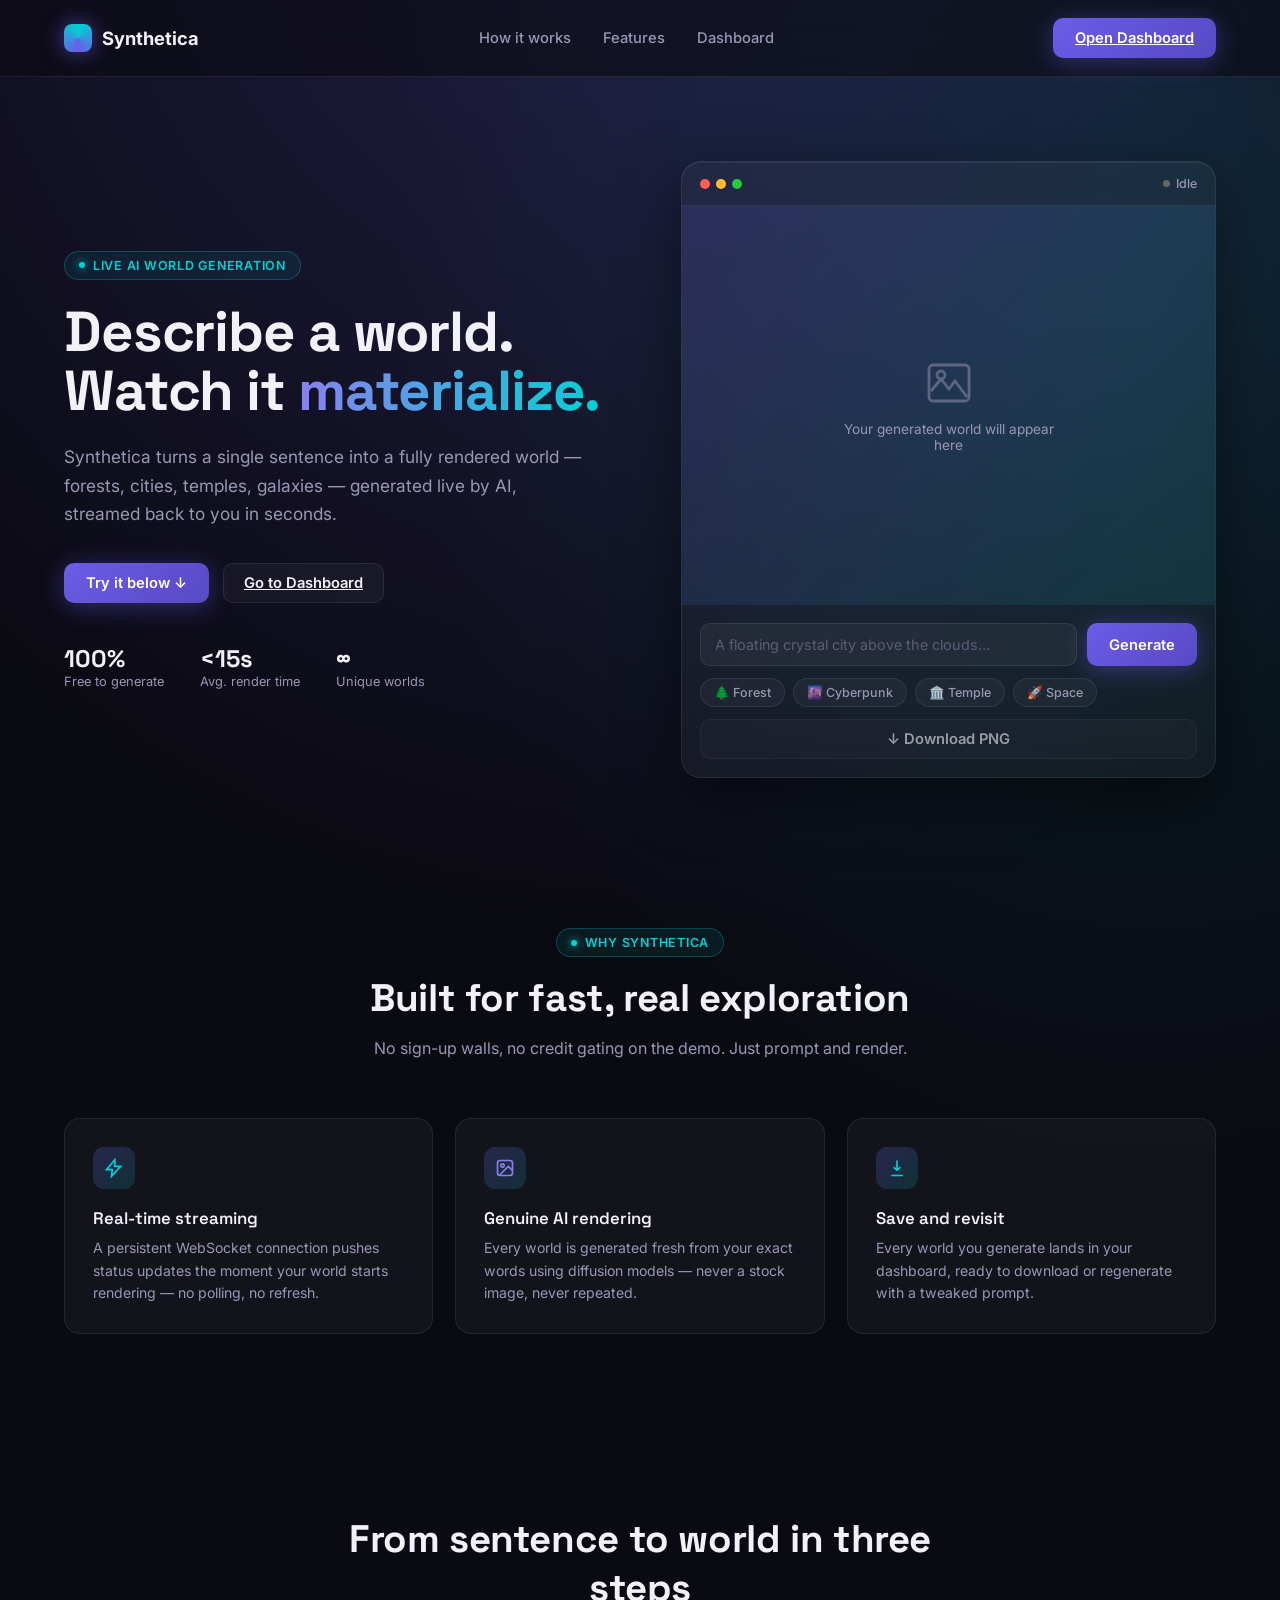
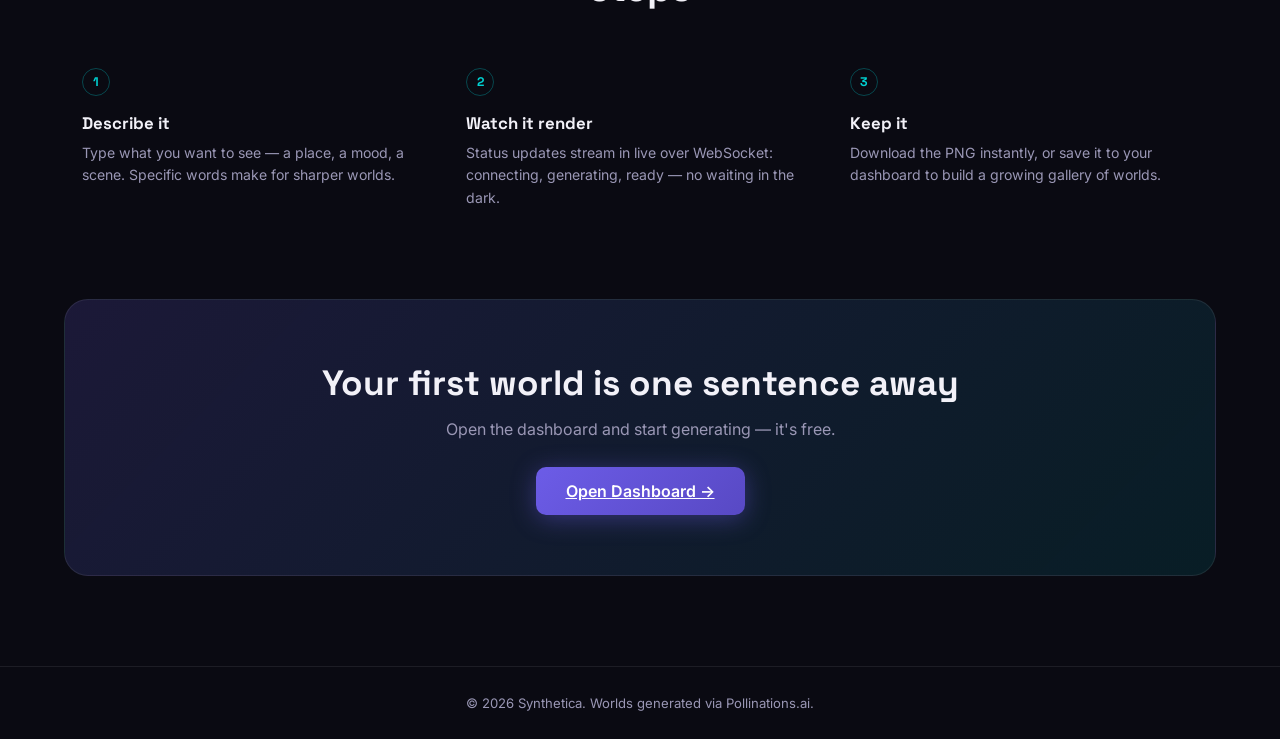
<file: index.html>
<!DOCTYPE html>
<html lang="en">
<head>
<meta charset="UTF-8" />
<meta name="viewport" content="width=device-width, initial-scale=1.0" />
<title>Synthetica — Generate Worlds From Words</title>
<meta name="description" content="Synthetica turns a sentence into a living world. Type a prompt, watch it materialize." />
<link rel="preconnect" href="https://fonts.googleapis.com">
<link rel="preconnect" href="https://fonts.gstatic.com" crossorigin>
<link href="https://fonts.googleapis.com/css2?family=Inter:wght@400;500;600;700;800&family=Space+Grotesk:wght@500;600;700&display=swap" rel="stylesheet">
<style>
  :root{
    --bg: #0a0a12;
    --bg-soft: #0f0f1a;
    --purple: #6C5CE7;
    --purple-soft: #8b7ff0;
    --cyan: #00D2D3;
    --text: #f2f1f8;
    --text-dim: #9a97b5;
    --border: rgba(255,255,255,0.08);
    --glass: rgba(255,255,255,0.04);
  }
  *{box-sizing:border-box;margin:0;padding:0;}
  html{scroll-behavior:smooth;}
  body{
    background: radial-gradient(ellipse 80% 50% at 50% -10%, rgba(108,92,231,0.25), transparent),
                radial-gradient(ellipse 60% 40% at 90% 10%, rgba(0,210,211,0.12), transparent),
                var(--bg);
    color: var(--text);
    font-family: 'Inter', sans-serif;
    min-height: 100vh;
    overflow-x: hidden;
  }
  .display{ font-family:'Space Grotesk', sans-serif; }

  /* nav */
  nav{
    position: sticky; top:0; z-index:50;
    display:flex; align-items:center; justify-content:space-between;
    padding: 18px 5vw;
    backdrop-filter: blur(16px);
    background: rgba(10,10,18,0.6);
    border-bottom: 1px solid var(--border);
  }
  .logo{ display:flex; align-items:center; gap:10px; font-weight:700; font-size:1.15rem; }
  .logo-mark{
    width:28px;height:28px;border-radius:8px;
    background: conic-gradient(from 180deg, var(--purple), var(--cyan), var(--purple));
    box-shadow: 0 0 20px rgba(108,92,231,0.6);
  }
  .nav-links{ display:flex; gap:32px; align-items:center; }
  .nav-links a{ color: var(--text-dim); text-decoration:none; font-size:0.92rem; font-weight:500; transition: color .2s; }
  .nav-links a:hover{ color: var(--text); }
  .btn{
    border:none; cursor:pointer; font-family:inherit; font-weight:600;
    display:inline-flex; align-items:center; justify-content:center; gap:8px;
    transition: transform .15s ease, box-shadow .2s ease, opacity .2s ease;
  }
  .btn:active{ transform: scale(0.97); }
  .btn-primary{
    background: linear-gradient(135deg, var(--purple), #5849c4);
    color:#fff; padding:11px 22px; border-radius:10px; font-size:0.92rem;
    box-shadow: 0 4px 24px rgba(108,92,231,0.4);
  }
  .btn-primary:hover{ box-shadow: 0 6px 30px rgba(108,92,231,0.6); transform: translateY(-1px); }
  .btn-ghost{
    background: var(--glass); border:1px solid var(--border); color:var(--text);
    padding:10px 20px; border-radius:10px; font-size:0.92rem;
  }
  .btn-ghost:hover{ background: rgba(255,255,255,0.08); }
  .btn:disabled{ opacity:0.6; cursor:not-allowed; transform:none !important; }

  /* hero */
  .hero{
    display:grid; grid-template-columns: 1.05fr 1fr; gap:56px;
    align-items:center;
    padding: 84px 5vw 60px;
    max-width: 1320px; margin: 0 auto;
  }
  .eyebrow{
    display:inline-flex; align-items:center; gap:8px;
    font-size:0.78rem; font-weight:600; letter-spacing:0.06em; text-transform:uppercase;
    color: var(--cyan); background: rgba(0,210,211,0.08); border:1px solid rgba(0,210,211,0.25);
    padding:6px 14px; border-radius:100px; margin-bottom:22px;
  }
  .eyebrow .dot{ width:6px;height:6px;border-radius:50%; background:var(--cyan); box-shadow:0 0 8px var(--cyan); animation: pulse 2s infinite; }
  @keyframes pulse{ 0%,100%{opacity:1;} 50%{opacity:0.3;} }
  h1{
    font-family:'Space Grotesk', sans-serif;
    font-size: clamp(2.4rem, 4.4vw, 3.8rem);
    line-height: 1.06; font-weight:700; letter-spacing:-0.02em;
    margin-bottom: 22px;
  }
  h1 .grad{
    background: linear-gradient(100deg, var(--purple-soft), var(--cyan));
    -webkit-background-clip: text; background-clip:text; color:transparent;
  }
  .hero p.lead{
    font-size: 1.08rem; color: var(--text-dim); line-height:1.65; max-width: 520px; margin-bottom: 34px;
  }
  .hero-ctas{ display:flex; gap:14px; flex-wrap:wrap; margin-bottom: 40px; }
  .hero-stats{ display:flex; gap:36px; }
  .stat .num{ font-family:'Space Grotesk'; font-size:1.5rem; font-weight:700; }
  .stat .label{ font-size:0.8rem; color:var(--text-dim); }

  /* demo window */
  .demo-card{
    background: var(--glass);
    border: 1px solid var(--border);
    border-radius: 20px;
    backdrop-filter: blur(20px);
    box-shadow: 0 20px 60px rgba(0,0,0,0.5), inset 0 1px 0 rgba(255,255,255,0.06);
    overflow: hidden;
  }
  .demo-header{
    display:flex; align-items:center; justify-content:space-between;
    padding: 14px 18px; border-bottom: 1px solid var(--border);
  }
  .demo-dots{ display:flex; gap:6px; }
  .demo-dots span{ width:10px;height:10px;border-radius:50%; }
  .demo-dots span:nth-child(1){ background:#ff5f57; }
  .demo-dots span:nth-child(2){ background:#febc2e; }
  .demo-dots span:nth-child(3){ background:#28c840; }
  .demo-status{
    font-size:0.78rem; color: var(--text-dim); display:flex; align-items:center; gap:6px; font-weight:500;
  }
  .status-led{ width:7px;height:7px;border-radius:50%; background:#666; transition: background .3s; }
  .status-led.connected{ background: var(--cyan); box-shadow:0 0 8px var(--cyan); }
  .status-led.generating{ background: var(--purple-soft); box-shadow:0 0 8px var(--purple-soft); animation: pulse 1s infinite; }
  .status-led.ready{ background:#28c840; box-shadow:0 0 8px #28c840; }

  .demo-viewport{
    aspect-ratio: 4/3; position:relative;
    background:
      linear-gradient(135deg, rgba(108,92,231,0.15), rgba(0,210,211,0.1));
    display:flex; align-items:center; justify-content:center;
    overflow:hidden;
  }
  .demo-viewport img{ width:100%; height:100%; object-fit:cover; display:block; }
  .demo-placeholder{ text-align:center; color: var(--text-dim); padding: 20px; }
  .demo-placeholder svg{ opacity:0.5; margin-bottom:10px; }
  .demo-placeholder p{ font-size:0.85rem; max-width:240px; margin:0 auto; }

  .loading-overlay{
    position:absolute; inset:0; display:none; flex-direction:column; align-items:center; justify-content:center; gap:14px;
    background: rgba(10,10,18,0.55); backdrop-filter: blur(2px);
  }
  .loading-overlay.active{ display:flex; }
  .spinner{
    width:36px; height:36px; border-radius:50%;
    border: 3px solid rgba(255,255,255,0.15); border-top-color: var(--cyan);
    animation: spin 0.8s linear infinite;
  }
  @keyframes spin{ to{ transform: rotate(360deg); } }
  .loading-overlay span{ font-size:0.85rem; color: var(--text); font-weight:500; }

  .demo-controls{ padding: 18px; display:flex; flex-direction:column; gap:12px; }
  .prompt-row{ display:flex; gap:10px; }
  .prompt-row input{
    flex:1; background: rgba(255,255,255,0.05); border:1px solid var(--border);
    color: var(--text); padding: 12px 14px; border-radius: 10px; font-family:inherit; font-size:0.9rem;
    outline:none; transition: border-color .2s;
  }
  .prompt-row input:focus{ border-color: var(--purple-soft); }
  .prompt-row input::placeholder{ color: #5e5b78; }
  .quick-chips{ display:flex; gap:8px; flex-wrap:wrap; }
  .chip{
    background: rgba(255,255,255,0.04); border:1px solid var(--border); color: var(--text-dim);
    padding: 6px 13px; border-radius: 100px; font-size:0.78rem; cursor:pointer; font-family:inherit; font-weight:500;
    transition: all .15s;
  }
  .chip:hover{ background: rgba(108,92,231,0.15); border-color: var(--purple-soft); color: var(--text); }
  .demo-footer-btns{ display:flex; gap:10px; }
  .demo-footer-btns .btn{ flex:1; }

  /* features */
  .section{ padding: 90px 5vw; max-width: 1320px; margin: 0 auto; }
  .section-head{ text-align:center; max-width:600px; margin: 0 auto 56px; }
  .section-head .eyebrow{ margin-bottom:16px; }
  .section-head h2{ font-family:'Space Grotesk'; font-size: clamp(1.8rem, 3vw, 2.4rem); font-weight:700; margin-bottom:14px; letter-spacing:-0.01em; }
  .section-head p{ color: var(--text-dim); font-size:1rem; line-height:1.6; }

  .features-grid{ display:grid; grid-template-columns: repeat(3, 1fr); gap:22px; }
  .feature-card{
    background: var(--glass); border:1px solid var(--border); border-radius:16px;
    padding: 28px; transition: transform .2s, border-color .2s;
  }
  .feature-card:hover{ transform: translateY(-4px); border-color: rgba(108,92,231,0.4); }
  .feature-icon{
    width:42px;height:42px;border-radius:11px; display:flex;align-items:center;justify-content:center;
    background: linear-gradient(135deg, rgba(108,92,231,0.25), rgba(0,210,211,0.15));
    margin-bottom:18px;
  }
  .feature-card h3{ font-family:'Space Grotesk'; font-size:1.05rem; margin-bottom:8px; font-weight:600; }
  .feature-card p{ color: var(--text-dim); font-size:0.88rem; line-height:1.6; }

  /* how it works */
  .steps{ display:grid; grid-template-columns: repeat(3,1fr); gap:0; position:relative; }
  .step{ text-align:left; padding: 0 18px; position:relative; }
  .step-num{
    font-family:'Space Grotesk'; font-size:0.78rem; font-weight:700; color: var(--cyan);
    border:1px solid rgba(0,210,211,0.3); width:28px;height:28px;border-radius:50%;
    display:flex;align-items:center;justify-content:center; margin-bottom:16px;
  }
  .step h3{ font-family:'Space Grotesk'; font-size:1.05rem; margin-bottom:8px; }
  .step p{ color:var(--text-dim); font-size:0.88rem; line-height:1.6; }

  /* cta */
  .cta-band{
    margin: 0 5vw 90px; padding: 60px 40px; text-align:center; border-radius:24px;
    background: linear-gradient(135deg, rgba(108,92,231,0.18), rgba(0,210,211,0.1));
    border:1px solid var(--border); position:relative; overflow:hidden;
  }
  .cta-band h2{ font-family:'Space Grotesk'; font-size: clamp(1.6rem, 3vw, 2.2rem); margin-bottom:14px; font-weight:700; }
  .cta-band p{ color: var(--text-dim); margin-bottom:28px; }
  .cta-band .btn-primary{ padding:14px 30px; font-size:1rem; }

  footer{
    border-top: 1px solid var(--border); padding: 28px 5vw; text-align:center;
    color: var(--text-dim); font-size:0.82rem;
  }

  @media (max-width: 980px){
    .hero{ grid-template-columns: 1fr; padding-top: 50px; }
    .features-grid{ grid-template-columns: 1fr; }
    .steps{ grid-template-columns: 1fr; gap:28px; }
    .nav-links{ display:none; }
    .hero-stats{ flex-wrap:wrap; gap:24px; }
  }
</style>
</head>
<body>

<nav>
  <div class="logo"><div class="logo-mark"></div> Synthetica</div>
  <div class="nav-links">
    <a href="#how">How it works</a>
    <a href="#features">Features</a>
    <a href="dashboard.html">Dashboard</a>
  </div>
  <a href="dashboard.html" class="btn btn-primary">Open Dashboard</a>
</nav>

<section class="hero">
  <div>
    <div class="eyebrow"><span class="dot"></span> Live AI world generation</div>
    <h1>Describe a world.<br>Watch it <span class="grad">materialize.</span></h1>
    <p class="lead">Synthetica turns a single sentence into a fully rendered world — forests, cities, temples, galaxies — generated live by AI, streamed back to you in seconds.</p>
    <div class="hero-ctas">
      <button class="btn btn-primary" onclick="document.getElementById('promptInput').focus()">Try it below ↓</button>
      <a href="dashboard.html" class="btn btn-ghost">Go to Dashboard</a>
    </div>
    <div class="hero-stats">
      <div class="stat"><div class="num">100%</div><div class="label">Free to generate</div></div>
      <div class="stat"><div class="num">&lt;15s</div><div class="label">Avg. render time</div></div>
      <div class="stat"><div class="num">∞</div><div class="label">Unique worlds</div></div>
    </div>
  </div>

  <div class="demo-card">
    <div class="demo-header">
      <div class="demo-dots"><span></span><span></span><span></span></div>
      <div class="demo-status"><div class="status-led" id="statusLed"></div><span id="statusText">Idle</span></div>
    </div>
    <div class="demo-viewport" id="viewport">
      <div class="demo-placeholder" id="placeholder">
        <svg width="48" height="48" viewBox="0 0 24 24" fill="none" stroke="currentColor" stroke-width="1.4"><path d="M3 16l5-6 4 5 3-4 6 8"/><circle cx="8" cy="8" r="2"/><rect x="2" y="3" width="20" height="18" rx="2"/></svg>
        <p>Your generated world will appear here</p>
      </div>
      <img id="resultImg" style="display:none;" alt="Generated world" />
      <div class="loading-overlay" id="loadingOverlay">
        <div class="spinner"></div>
        <span id="loadingText">Generating world…</span>
      </div>
    </div>
    <div class="demo-controls">
      <div class="prompt-row">
        <input type="text" id="promptInput" placeholder="A floating crystal city above the clouds…" />
        <button class="btn btn-primary" id="generateBtn" onclick="generateWorld()">Generate</button>
      </div>
      <div class="quick-chips">
        <button class="chip" onclick="setPrompt('A misty enchanted forest with glowing mushrooms')">🌲 Forest</button>
        <button class="chip" onclick="setPrompt('A neon-lit cyberpunk city street at night, rain-soaked')">🌆 Cyberpunk</button>
        <button class="chip" onclick="setPrompt('An ancient overgrown temple deep in the jungle')">🏛️ Temple</button>
        <button class="chip" onclick="setPrompt('A vast alien planet surface under twin moons')">🚀 Space</button>
      </div>
      <div class="demo-footer-btns">
        <button class="btn btn-ghost" id="downloadBtn" onclick="downloadImage()" disabled>↓ Download PNG</button>
      </div>
    </div>
  </div>
</section>

<section class="section" id="features">
  <div class="section-head">
    <div class="eyebrow" style="margin:0 auto 16px;width:fit-content;"><span class="dot"></span> Why Synthetica</div>
    <h2>Built for fast, real exploration</h2>
    <p>No sign-up walls, no credit gating on the demo. Just prompt and render.</p>
  </div>
  <div class="features-grid">
    <div class="feature-card">
      <div class="feature-icon"><svg width="20" height="20" viewBox="0 0 24 24" fill="none" stroke="#00D2D3" stroke-width="2"><path d="M13 2L3 14h7l-1 8 11-12h-7z"/></svg></div>
      <h3>Real-time streaming</h3>
      <p>A persistent WebSocket connection pushes status updates the moment your world starts rendering — no polling, no refresh.</p>
    </div>
    <div class="feature-card">
      <div class="feature-icon"><svg width="20" height="20" viewBox="0 0 24 24" fill="none" stroke="#8b7ff0" stroke-width="2"><rect x="3" y="3" width="18" height="18" rx="3"/><circle cx="9" cy="9" r="2"/><path d="M21 15l-5-5L5 21"/></svg></div>
      <h3>Genuine AI rendering</h3>
      <p>Every world is generated fresh from your exact words using diffusion models — never a stock image, never repeated.</p>
    </div>
    <div class="feature-card">
      <div class="feature-icon"><svg width="20" height="20" viewBox="0 0 24 24" fill="none" stroke="#00D2D3" stroke-width="2"><path d="M12 3v12m0 0l-4-4m4 4l4-4M5 21h14"/></svg></div>
      <h3>Save and revisit</h3>
      <p>Every world you generate lands in your dashboard, ready to download or regenerate with a tweaked prompt.</p>
    </div>
  </div>
</section>

<section class="section" id="how">
  <div class="section-head">
    <h2>From sentence to world in three steps</h2>
  </div>
  <div class="steps">
    <div class="step">
      <div class="step-num">1</div>
      <h3>Describe it</h3>
      <p>Type what you want to see — a place, a mood, a scene. Specific words make for sharper worlds.</p>
    </div>
    <div class="step">
      <div class="step-num">2</div>
      <h3>Watch it render</h3>
      <p>Status updates stream in live over WebSocket: connecting, generating, ready — no waiting in the dark.</p>
    </div>
    <div class="step">
      <div class="step-num">3</div>
      <h3>Keep it</h3>
      <p>Download the PNG instantly, or save it to your dashboard to build a growing gallery of worlds.</p>
    </div>
  </div>
</section>

<div class="cta-band">
  <h2>Your first world is one sentence away</h2>
  <p>Open the dashboard and start generating — it's free.</p>
  <a href="dashboard.html" class="btn btn-primary">Open Dashboard →</a>
</div>

<footer>
  © 2026 Synthetica. Worlds generated via Pollinations.ai.
</footer>

<script>
  // ====== CONFIG ======
  // Set this to your deployed backend URL (Railway) once deployed.
  // For local testing, leave as-is to use the local FastAPI server.
  const BACKEND_HTTP = window.SYNTHETICA_BACKEND || "https://synthetica-hy9w.onrender.com";
  const BACKEND_WS = BACKEND_HTTP.replace("https://", "wss://").replace("http://", "ws://");

  let ws = null;
  let currentImageUrl = null;

  function setPrompt(text){
    document.getElementById('promptInput').value = text;
    document.getElementById('promptInput').focus();
  }

  function setStatus(state, text){
    const led = document.getElementById('statusLed');
    const label = document.getElementById('statusText');
    led.className = 'status-led' + (state ? ' ' + state : '');
    label.textContent = text;
  }

  function connectWS(){
    return new Promise((resolve, reject) => {
      try{
        ws = new WebSocket(BACKEND_WS + "/ws");
        ws.onopen = () => { setStatus('connected', 'Connected'); resolve(ws); };
        ws.onerror = () => { reject(new Error('ws error')); };
        ws.onclose = () => { setStatus('', 'Idle'); };
      }catch(e){ reject(e); }
    });
  }

  async function generateWorld(){
    const promptInput = document.getElementById('promptInput');
    const prompt = promptInput.value.trim();
    if(!prompt){ promptInput.focus(); return; }

    const btn = document.getElementById('generateBtn');
    const overlay = document.getElementById('loadingOverlay');
    const loadingText = document.getElementById('loadingText');
    const placeholder = document.getElementById('placeholder');
    const resultImg = document.getElementById('resultImg');
    const downloadBtn = document.getElementById('downloadBtn');

    btn.disabled = true;
    btn.textContent = 'Generating…';
    overlay.classList.add('active');
    placeholder.style.display = 'none';
    downloadBtn.disabled = true;

    try{
      if(!ws || ws.readyState !== 1){
        setStatus('generating', 'Connecting…');
        await connectWS();
      }

      setStatus('generating', 'Generating…');
      loadingText.textContent = 'Generating world…';

      ws.onmessage = (event) => {
        const data = JSON.parse(event.data);
        if(data.status === 'generating'){
          setStatus('generating', 'Generating…');
        } else if(data.status === 'ready'){
          setStatus('ready', 'Ready');
          resultImg.src = data.image_url;
          resultImg.onload = () => {
            resultImg.style.display = 'block';
            overlay.classList.remove('active');
            currentImageUrl = data.image_url;
            downloadBtn.disabled = false;
            btn.disabled = false;
            btn.textContent = 'Generate';
          };
        } else if(data.status === 'error'){
          setStatus('', 'Error');
          loadingText.textContent = data.message || 'Something went wrong';
          setTimeout(() => { overlay.classList.remove('active'); }, 1800);
          btn.disabled = false;
          btn.textContent = 'Generate';
        }
      };

      ws.send(JSON.stringify({ prompt }));

    }catch(err){
      // Fallback: hit Pollinations directly if backend/WS unavailable
      console.warn('WS unavailable, using direct fallback:', err);
      loadingText.textContent = 'Generating world…';
      const seed = Math.floor(Math.random()*100000);
      const url = `https://image.pollinations.ai/prompt/${encodeURIComponent(prompt + ', cinematic, highly detailed, digital art')}?width=768&height=576&seed=${seed}&nologo=true`;
      resultImg.src = url;
      resultImg.onload = () => {
        resultImg.style.display = 'block';
        overlay.classList.remove('active');
        currentImageUrl = url;
        downloadBtn.disabled = false;
        setStatus('ready', 'Ready (direct)');
        btn.disabled = false;
        btn.textContent = 'Generate';
      };
      resultImg.onerror = () => {
        loadingText.textContent = 'Generation failed. Try again.';
        setTimeout(()=>overlay.classList.remove('active'), 1800);
        btn.disabled = false;
        btn.textContent = 'Generate';
      };
    }
  }

  async function downloadImage(){
    if(!currentImageUrl) return;
    try{
      const response = await fetch(currentImageUrl, { mode: 'cors' });
      const blob = await response.blob();
      const url = URL.createObjectURL(blob);
      const a = document.createElement('a');
      a.href = url;
      a.download = `synthetica-world-${Date.now()}.png`;
      document.body.appendChild(a);
      a.click();
      a.remove();
      URL.revokeObjectURL(url);
    }catch(e){
      window.open(currentImageUrl, '_blank');
    }
  }

  // Attempt initial connection in background (non-blocking)
  connectWS().catch(() => setStatus('', 'Idle'));
</script>

</body>
</html>
</file>
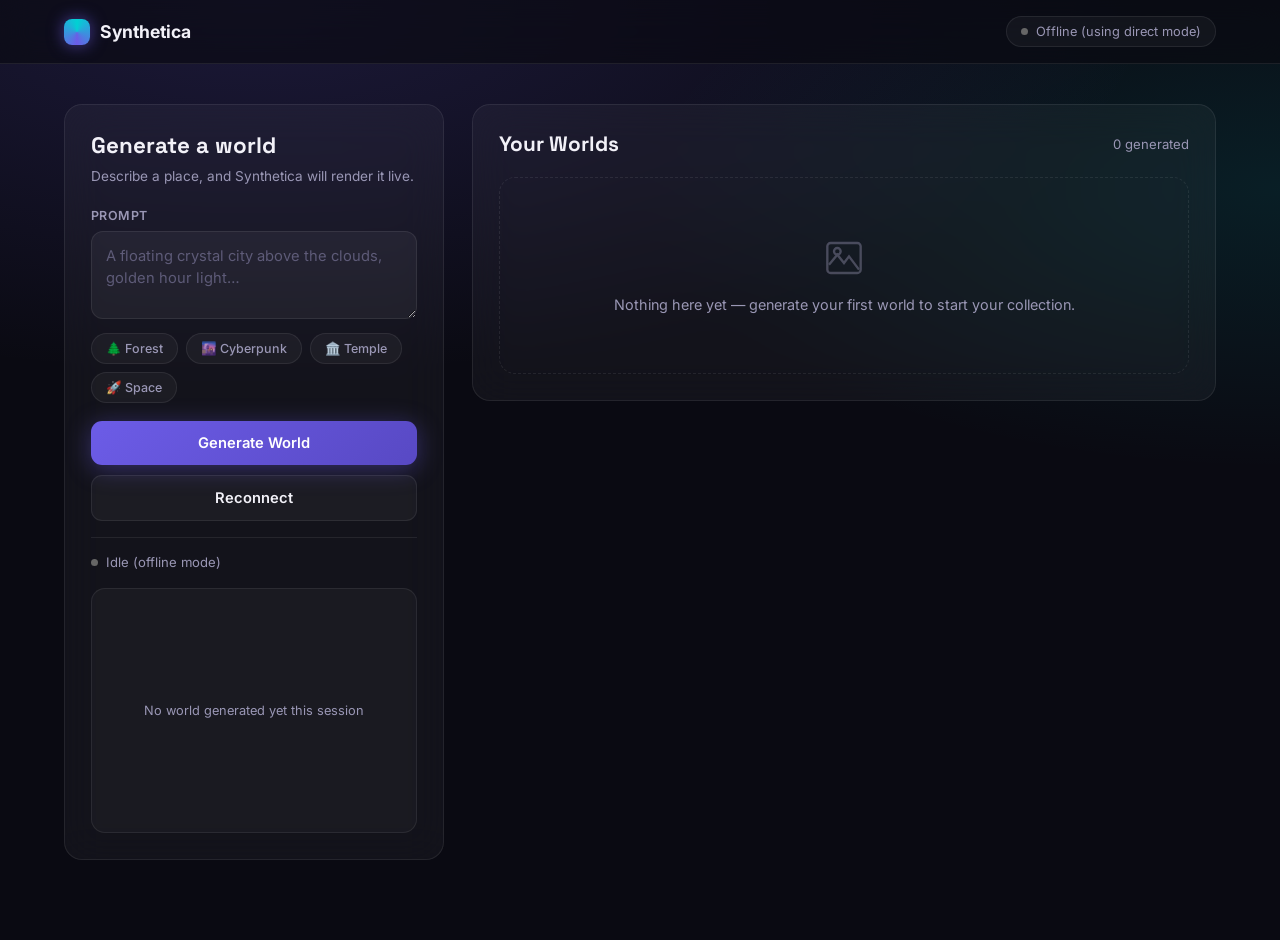
<file: dashboard.html>
<!DOCTYPE html>
<html lang="en">
<head>
<meta charset="UTF-8" />
<meta name="viewport" content="width=device-width, initial-scale=1.0" />
<title>Dashboard — Synthetica</title>
<link rel="preconnect" href="https://fonts.googleapis.com">
<link rel="preconnect" href="https://fonts.gstatic.com" crossorigin>
<link href="https://fonts.googleapis.com/css2?family=Inter:wght@400;500;600;700;800&family=Space+Grotesk:wght@500;600;700&display=swap" rel="stylesheet">
<style>
  :root{
    --bg: #0a0a12;
    --purple: #6C5CE7;
    --purple-soft: #8b7ff0;
    --cyan: #00D2D3;
    --text: #f2f1f8;
    --text-dim: #9a97b5;
    --border: rgba(255,255,255,0.08);
    --glass: rgba(255,255,255,0.04);
  }
  *{box-sizing:border-box;margin:0;padding:0;}
  body{
    background: radial-gradient(ellipse 70% 40% at 20% 0%, rgba(108,92,231,0.18), transparent),
                radial-gradient(ellipse 50% 30% at 100% 20%, rgba(0,210,211,0.1), transparent),
                var(--bg);
    color: var(--text);
    font-family: 'Inter', sans-serif;
    min-height: 100vh;
  }
  .display{ font-family:'Space Grotesk', sans-serif; }

  nav{
    position: sticky; top:0; z-index:50;
    display:flex; align-items:center; justify-content:space-between;
    padding: 16px 5vw;
    backdrop-filter: blur(16px);
    background: rgba(10,10,18,0.65);
    border-bottom: 1px solid var(--border);
  }
  .logo{ display:flex; align-items:center; gap:10px; font-weight:700; font-size:1.1rem; text-decoration:none; color:var(--text); }
  .logo-mark{
    width:26px;height:26px;border-radius:8px;
    background: conic-gradient(from 180deg, var(--purple), var(--cyan), var(--purple));
    box-shadow: 0 0 16px rgba(108,92,231,0.6);
  }
  .conn-pill{
    display:flex; align-items:center; gap:8px; font-size:0.8rem; color:var(--text-dim);
    border:1px solid var(--border); padding:7px 14px; border-radius:100px; background: var(--glass);
  }
  .conn-dot{ width:7px;height:7px;border-radius:50%; background:#666; transition: background .3s; }
  .conn-dot.connected{ background: var(--cyan); box-shadow:0 0 8px var(--cyan); }

  main{ max-width: 1280px; margin: 0 auto; padding: 40px 5vw 80px; display:grid; grid-template-columns: 380px 1fr; gap:28px; align-items:start; }

  .panel{
    background: var(--glass); border:1px solid var(--border); border-radius:18px;
    backdrop-filter: blur(20px); padding: 26px;
  }

  .gen-panel h1{ font-family:'Space Grotesk'; font-size:1.4rem; margin-bottom:6px; font-weight:700; }
  .gen-panel .sub{ color: var(--text-dim); font-size:0.85rem; margin-bottom:22px; line-height:1.5; }

  label{ font-size:0.78rem; color: var(--text-dim); font-weight:600; text-transform:uppercase; letter-spacing:0.04em; display:block; margin-bottom:8px; }
  textarea{
    width:100%; background: rgba(255,255,255,0.05); border:1px solid var(--border);
    color: var(--text); padding: 13px 14px; border-radius: 12px; font-family:inherit; font-size:0.92rem;
    outline:none; resize: vertical; min-height: 88px; transition: border-color .2s; line-height:1.5;
  }
  textarea:focus{ border-color: var(--purple-soft); }
  textarea::placeholder{ color: #5e5b78; }

  .field{ margin-bottom: 18px; }

  .quick-chips{ display:flex; gap:8px; flex-wrap:wrap; margin-top:10px; }
  .chip{
    background: rgba(255,255,255,0.04); border:1px solid var(--border); color: var(--text-dim);
    padding: 7px 14px; border-radius: 100px; font-size:0.78rem; cursor:pointer; font-family:inherit; font-weight:500;
    transition: all .15s;
  }
  .chip:hover{ background: rgba(108,92,231,0.15); border-color: var(--purple-soft); color: var(--text); }

  .btn{
    border:none; cursor:pointer; font-family:inherit; font-weight:600;
    display:inline-flex; align-items:center; justify-content:center; gap:8px;
    transition: transform .15s ease, box-shadow .2s ease, opacity .2s ease;
    width:100%; padding:13px; border-radius:11px; font-size:0.92rem;
  }
  .btn:active{ transform: scale(0.98); }
  .btn-primary{
    background: linear-gradient(135deg, var(--purple), #5849c4); color:#fff;
    box-shadow: 0 4px 24px rgba(108,92,231,0.4);
  }
  .btn-primary:hover{ box-shadow: 0 6px 30px rgba(108,92,231,0.6); }
  .btn-primary:disabled{ opacity:0.55; cursor:not-allowed; box-shadow:none; transform:none; }
  .btn-ghost{ background: var(--glass); border:1px solid var(--border); color:var(--text); margin-top:10px; }
  .btn-ghost:hover{ background: rgba(255,255,255,0.08); }

  .status-row{
    display:flex; align-items:center; gap:8px; font-size:0.82rem; color: var(--text-dim);
    margin-top:16px; padding-top:16px; border-top: 1px solid var(--border);
  }
  .status-led{ width:7px;height:7px;border-radius:50%; background:#666; }
  .status-led.generating{ background: var(--purple-soft); box-shadow:0 0 8px var(--purple-soft); animation: pulse 1s infinite; }
  .status-led.ready{ background:#28c840; box-shadow:0 0 8px #28c840; }
  .status-led.connected{ background: var(--cyan); box-shadow:0 0 8px var(--cyan); }
  @keyframes pulse{ 0%,100%{opacity:1;} 50%{opacity:0.3;} }

  /* current preview inside gen panel */
  .preview-box{
    margin-top: 18px; border-radius:14px; overflow:hidden; border:1px solid var(--border);
    aspect-ratio: 4/3; position:relative; background: rgba(255,255,255,0.03);
    display:flex; align-items:center; justify-content:center;
  }
  .preview-box img{ width:100%; height:100%; object-fit:cover; display:none; }
  .preview-empty{ color: var(--text-dim); font-size:0.8rem; text-align:center; padding:20px; }
  .loading-overlay{
    position:absolute; inset:0; display:none; flex-direction:column; align-items:center; justify-content:center; gap:10px;
    background: rgba(10,10,18,0.6); backdrop-filter: blur(2px);
  }
  .loading-overlay.active{ display:flex; }
  .spinner{
    width:30px; height:30px; border-radius:50%;
    border: 3px solid rgba(255,255,255,0.15); border-top-color: var(--cyan);
    animation: spin 0.8s linear infinite;
  }
  @keyframes spin{ to{ transform: rotate(360deg); } }
  .loading-overlay span{ font-size:0.78rem; color: var(--text); }

  /* worlds gallery */
  .worlds-head{ display:flex; align-items:center; justify-content:space-between; margin-bottom:20px; }
  .worlds-head h2{ font-family:'Space Grotesk'; font-size:1.3rem; font-weight:700; }
  .worlds-head .count{ font-size:0.82rem; color: var(--text-dim); }

  .worlds-grid{ display:grid; grid-template-columns: repeat(auto-fill, minmax(220px, 1fr)); gap:18px; }
  .world-card{
    background: var(--glass); border:1px solid var(--border); border-radius:16px; overflow:hidden;
    transition: transform .2s, border-color .2s; cursor:default;
  }
  .world-card:hover{ transform: translateY(-3px); border-color: rgba(108,92,231,0.35); }
  .world-thumb{ aspect-ratio: 4/3; width:100%; object-fit:cover; display:block; background: rgba(255,255,255,0.03); }
  .world-meta{ padding: 14px; }
  .world-prompt{ font-size:0.82rem; color: var(--text); line-height:1.4; margin-bottom:10px;
    display:-webkit-box; -webkit-line-clamp:2; -webkit-box-orient:vertical; overflow:hidden; }
  .world-actions{ display:flex; gap:8px; }
  .world-actions button{
    flex:1; font-size:0.74rem; padding:7px; border-radius:8px; border:1px solid var(--border);
    background: rgba(255,255,255,0.03); color: var(--text-dim); cursor:pointer; font-family:inherit; font-weight:500;
    transition: all .15s;
  }
  .world-actions button:hover{ background: rgba(108,92,231,0.15); color: var(--text); border-color: var(--purple-soft); }

  .empty-state{
    grid-column: 1/-1; text-align:center; padding: 60px 20px; color: var(--text-dim);
    border: 1px dashed var(--border); border-radius:16px;
  }
  .empty-state svg{ opacity:0.4; margin-bottom:14px; }
  .empty-state p{ font-size:0.9rem; }

  @media (max-width: 880px){
    main{ grid-template-columns: 1fr; }
  }
</style>
</head>
<body>

<nav>
  <a href="index.html" class="logo"><div class="logo-mark"></div> Synthetica</a>
  <div class="conn-pill"><div class="conn-dot" id="connDot"></div><span id="connText">Connecting…</span></div>
</nav>

<main>
  <!-- Generator panel -->
  <div class="panel gen-panel">
    <h1>Generate a world</h1>
    <p class="sub">Describe a place, and Synthetica will render it live.</p>

    <div class="field">
      <label for="promptInput">Prompt</label>
      <textarea id="promptInput" placeholder="A floating crystal city above the clouds, golden hour light…"></textarea>
      <div class="quick-chips">
        <button class="chip" onclick="setPrompt('A misty enchanted forest with glowing mushrooms and ancient trees')">🌲 Forest</button>
        <button class="chip" onclick="setPrompt('A neon-lit cyberpunk city street at night, rain-soaked streets')">🌆 Cyberpunk</button>
        <button class="chip" onclick="setPrompt('An ancient stone temple overgrown with jungle vines')">🏛️ Temple</button>
        <button class="chip" onclick="setPrompt('A vast alien planet surface under twin moons and a starfield')">🚀 Space</button>
      </div>
    </div>

    <button class="btn btn-primary" id="generateBtn" onclick="generateWorld()">Generate World</button>
    <button class="btn btn-ghost" id="connectBtn" onclick="manualConnect()">Reconnect</button>

    <div class="status-row">
      <div class="status-led" id="statusLed"></div>
      <span id="statusText">Idle</span>
    </div>

    <div class="preview-box" id="previewBox">
      <div class="preview-empty" id="previewEmpty">No world generated yet this session</div>
      <img id="resultImg" alt="Generated world preview" />
      <div class="loading-overlay" id="loadingOverlay">
        <div class="spinner"></div>
        <span id="loadingText">Generating…</span>
      </div>
    </div>
  </div>

  <!-- Worlds list -->
  <div class="panel">
    <div class="worlds-head">
      <h2>Your Worlds</h2>
      <span class="count" id="worldCount">0 generated</span>
    </div>
    <div class="worlds-grid" id="worldsGrid">
      <div class="empty-state" id="emptyState">
        <svg width="40" height="40" viewBox="0 0 24 24" fill="none" stroke="currentColor" stroke-width="1.4"><path d="M3 16l5-6 4 5 3-4 6 8"/><circle cx="8" cy="8" r="2"/><rect x="2" y="3" width="20" height="18" rx="2"/></svg>
        <p>Nothing here yet — generate your first world to start your collection.</p>
      </div>
    </div>
  </div>
</main>

<script>
  // ====== CONFIG ======
  // Set this to your deployed Railway backend URL once deployed, e.g.:
  // const BACKEND_HTTP = "https://synthetica-backend.up.railway.app";
  const BACKEND_HTTP = window.SYNTHETICA_BACKEND || "http://localhost:8000";
  const BACKEND_WS = BACKEND_HTTP.replace("https://", "wss://").replace("http://", "ws://");

  let ws = null;
  let currentImageUrl = null;
  let worlds = []; // { prompt, image_url, ts }

  function setPrompt(text){
    document.getElementById('promptInput').value = text;
    document.getElementById('promptInput').focus();
  }

  function setStatus(state, text){
    document.getElementById('statusLed').className = 'status-led' + (state ? ' ' + state : '');
    document.getElementById('statusText').textContent = text;
  }

  function setConn(connected){
    document.getElementById('connDot').className = 'conn-dot' + (connected ? ' connected' : '');
    document.getElementById('connText').textContent = connected ? 'Connected' : 'Offline (using direct mode)';
  }

  function connectWS(){
    return new Promise((resolve, reject) => {
      try{
        ws = new WebSocket(BACKEND_WS + "/ws");
        ws.onopen = () => { setConn(true); setStatus('connected', 'Connected'); resolve(ws); };
        ws.onerror = () => reject(new Error('ws error'));
        ws.onclose = () => { setConn(false); };
      }catch(e){ reject(e); }
    });
  }

  function manualConnect(){
    setStatus('', 'Connecting…');
    connectWS().catch(() => setStatus('', 'Idle (offline mode)'));
  }

  async function generateWorld(){
    const promptInput = document.getElementById('promptInput');
    const prompt = promptInput.value.trim();
    if(!prompt){ promptInput.focus(); return; }

    const btn = document.getElementById('generateBtn');
    const overlay = document.getElementById('loadingOverlay');
    const loadingText = document.getElementById('loadingText');
    const previewEmpty = document.getElementById('previewEmpty');
    const resultImg = document.getElementById('resultImg');

    btn.disabled = true;
    btn.textContent = 'Generating…';
    overlay.classList.add('active');
    previewEmpty.style.display = 'none';

    const finish = (url) => {
      resultImg.src = url;
      resultImg.onload = () => {
        resultImg.style.display = 'block';
        overlay.classList.remove('active');
        currentImageUrl = url;
        addWorld(prompt, url);
        btn.disabled = false;
        btn.textContent = 'Generate World';
      };
    };

    try{
      if(!ws || ws.readyState !== 1){
        setStatus('generating', 'Connecting…');
        await connectWS();
      }
      setStatus('generating', 'Generating…');
      loadingText.textContent = 'Generating world…';

      ws.onmessage = (event) => {
        const data = JSON.parse(event.data);
        if(data.status === 'generating'){
          setStatus('generating', 'Generating…');
        } else if(data.status === 'ready'){
          setStatus('ready', 'Ready');
          finish(data.image_url);
        } else if(data.status === 'error'){
          setStatus('', 'Error');
          loadingText.textContent = data.message || 'Generation failed';
          setTimeout(()=>overlay.classList.remove('active'), 1800);
          btn.disabled = false;
          btn.textContent = 'Generate World';
        }
      };
      ws.send(JSON.stringify({ prompt }));

    }catch(err){
      console.warn('WS unavailable, falling back to direct Pollinations call:', err);
      const seed = Math.floor(Math.random()*100000);
      const url = `https://image.pollinations.ai/prompt/${encodeURIComponent(prompt + ', cinematic, highly detailed, digital art')}?width=768&height=576&seed=${seed}&nologo=true`;
      finish(url);
      setStatus('ready', 'Ready (direct)');
    }
  }

  function addWorld(prompt, url){
    worlds.unshift({ prompt, url, ts: Date.now() });
    renderWorlds();
  }

  function renderWorlds(){
    const grid = document.getElementById('worldsGrid');
    document.getElementById('worldCount').textContent = `${worlds.length} generated`;

    if(worlds.length === 0){
      grid.innerHTML = `<div class="empty-state" id="emptyState">
        <svg width="40" height="40" viewBox="0 0 24 24" fill="none" stroke="currentColor" stroke-width="1.4"><path d="M3 16l5-6 4 5 3-4 6 8"/><circle cx="8" cy="8" r="2"/><rect x="2" y="3" width="20" height="18" rx="2"/></svg>
        <p>Nothing here yet — generate your first world to start your collection.</p>
      </div>`;
      return;
    }

    grid.innerHTML = worlds.map((w, i) => `
      <div class="world-card">
        <img class="world-thumb" src="${w.url}" alt="${escapeHtml(w.prompt)}" loading="lazy" />
        <div class="world-meta">
          <div class="world-prompt">${escapeHtml(w.prompt)}</div>
          <div class="world-actions">
            <button onclick="downloadWorld(${i})">↓ Download</button>
            <button onclick="regenerateWorld(${i})">↻ Regenerate</button>
          </div>
        </div>
      </div>
    `).join('');
  }

  function escapeHtml(str){
    const div = document.createElement('div');
    div.textContent = str;
    return div.innerHTML;
  }

  async function downloadWorld(i){
    const w = worlds[i];
    try{
      const res = await fetch(w.url, { mode: 'cors' });
      const blob = await res.blob();
      const url = URL.createObjectURL(blob);
      const a = document.createElement('a');
      a.href = url; a.download = `synthetica-world-${w.ts}.png`;
      document.body.appendChild(a); a.click(); a.remove();
      URL.revokeObjectURL(url);
    }catch(e){
      window.open(w.url, '_blank');
    }
  }

  function regenerateWorld(i){
    document.getElementById('promptInput').value = worlds[i].prompt;
    generateWorld();
  }

  // Initial connect attempt
  manualConnect();
</script>

</body>
</html>
</file>
